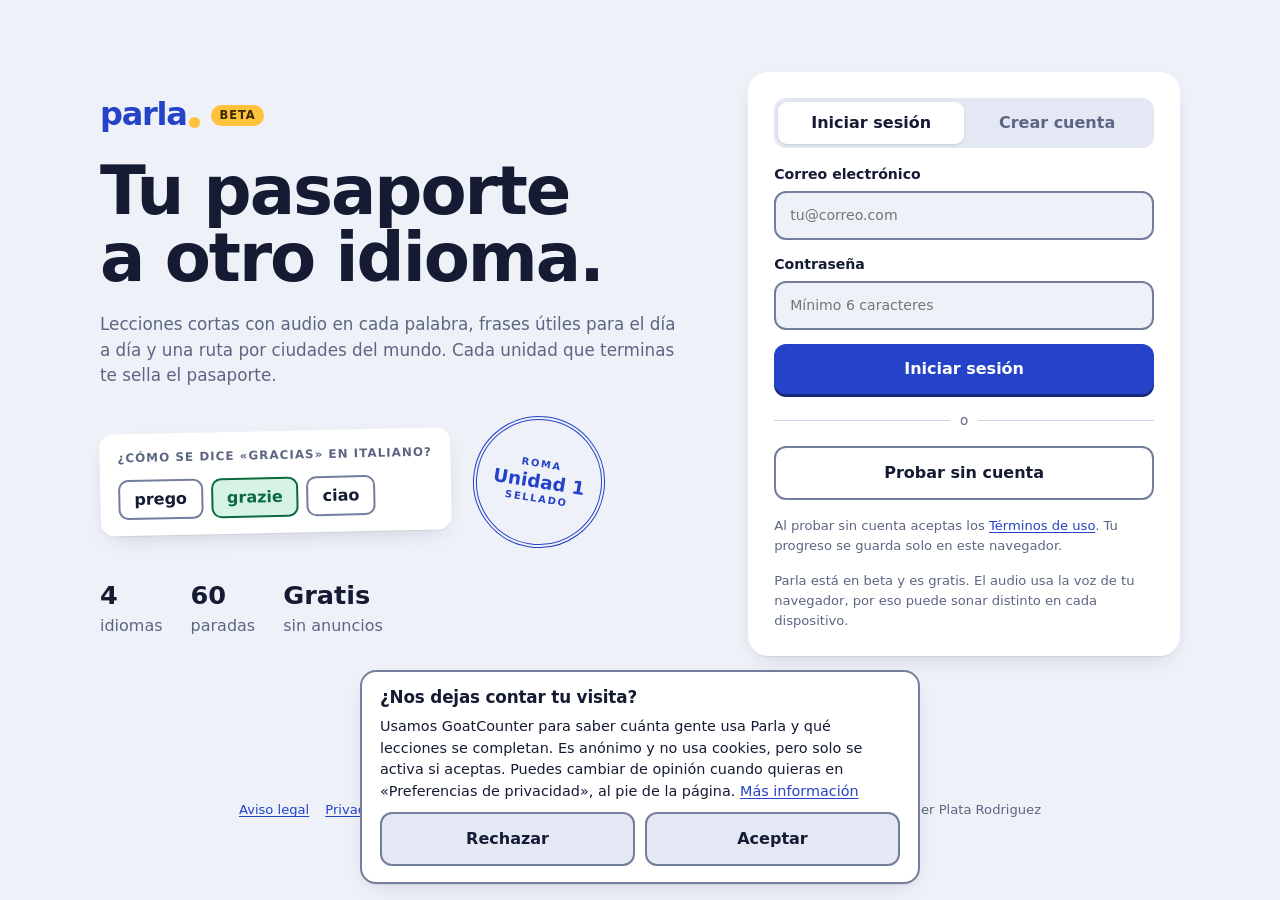
<file: index.html>
<!doctype html>
<html lang="es">
<head>
  <meta charset="utf-8">
  <meta name="viewport" content="width=device-width, initial-scale=1, viewport-fit=cover">
  <title>Parla</title>
  <meta name="description" content="Beta gratuita para practicar inglés, francés, italiano y alemán desde el español: lecciones cortas con audio, frases útiles y una ruta por ciudades del mundo.">
  <meta name="theme-color" content="#2443C9">
  <link rel="manifest" href="manifest.webmanifest">
  <link rel="icon" type="image/png" sizes="32x32" href="icons/favicon-32.png">
  <link rel="apple-touch-icon" href="icons/apple-touch-icon.png">
  <link rel="stylesheet" href="css/styles.css">
</head>
<body>
  <div id="app"></div>
  <noscript>
    <p style="padding:16px">Parla necesita JavaScript para funcionar. Puedes leer el <a href="aviso-legal.html">aviso legal</a>, la <a href="privacidad.html">política de privacidad</a>, la <a href="cookies.html">política de cookies</a> y los <a href="terminos.html">términos</a> sin él.</p>
  </noscript>
  <script src="js/data.js"></script>
  <script src="js/analytics.js"></script>
  <script src="js/store.js"></script>
  <script src="js/app.js"></script>
</body>
</html>
</file>
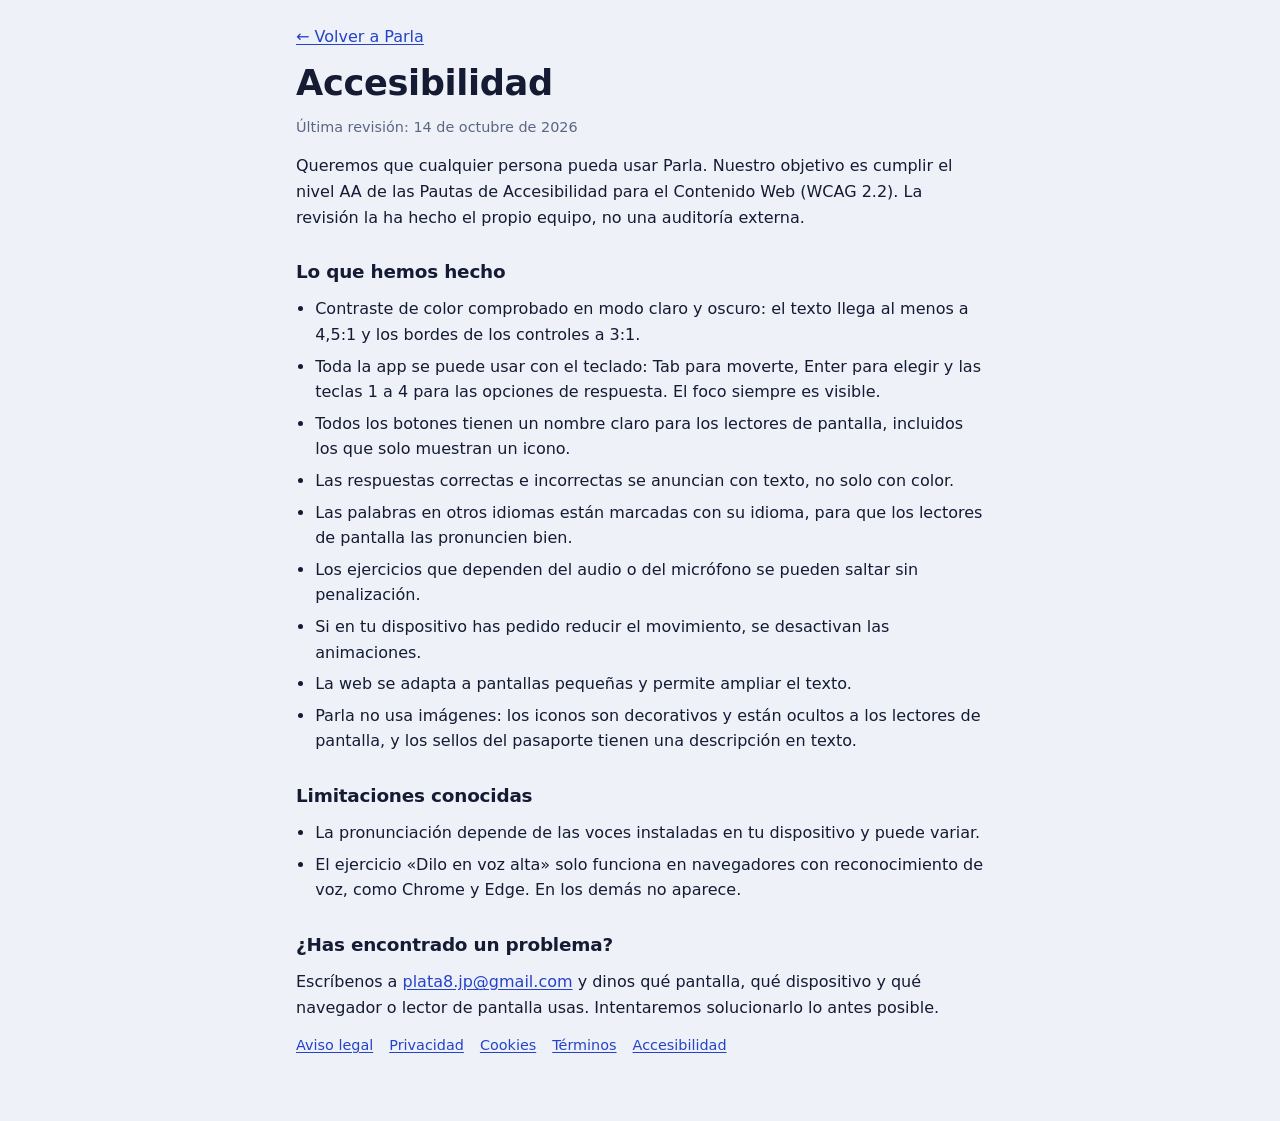
<file: accesibilidad.html>
<!doctype html>
<html lang="es">
<head>
  <meta charset="utf-8">
  <meta name="viewport" content="width=device-width, initial-scale=1">
  <title>Accesibilidad · Parla</title>
  <meta name="description" content="Qué hemos hecho para que Parla sea accesible y cómo avisarnos de un problema.">
  <link rel="icon" type="image/png" sizes="32x32" href="icons/favicon-32.png">
  <link rel="stylesheet" href="css/styles.css">
</head>
<body>
<main class="legal">
  <a href="./">← Volver a Parla</a>
  <h1>Accesibilidad</h1>
  <p class="updated">Última revisión: 14 de octubre de 2026</p>

  <p>Queremos que cualquier persona pueda usar Parla. Nuestro objetivo es cumplir el nivel AA de las Pautas de Accesibilidad para el Contenido Web (WCAG 2.2). La revisión la ha hecho el propio equipo, no una auditoría externa.</p>

  <h2>Lo que hemos hecho</h2>
  <ul>
    <li>Contraste de color comprobado en modo claro y oscuro: el texto llega al menos a 4,5:1 y los bordes de los controles a 3:1.</li>
    <li>Toda la app se puede usar con el teclado: Tab para moverte, Enter para elegir y las teclas 1 a 4 para las opciones de respuesta. El foco siempre es visible.</li>
    <li>Todos los botones tienen un nombre claro para los lectores de pantalla, incluidos los que solo muestran un icono.</li>
    <li>Las respuestas correctas e incorrectas se anuncian con texto, no solo con color.</li>
    <li>Las palabras en otros idiomas están marcadas con su idioma, para que los lectores de pantalla las pronuncien bien.</li>
    <li>Los ejercicios que dependen del audio o del micrófono se pueden saltar sin penalización.</li>
    <li>Si en tu dispositivo has pedido reducir el movimiento, se desactivan las animaciones.</li>
    <li>La web se adapta a pantallas pequeñas y permite ampliar el texto.</li>
    <li>Parla no usa imágenes: los iconos son decorativos y están ocultos a los lectores de pantalla, y los sellos del pasaporte tienen una descripción en texto.</li>
  </ul>

  <h2>Limitaciones conocidas</h2>
  <ul>
    <li>La pronunciación depende de las voces instaladas en tu dispositivo y puede variar.</li>
    <li>El ejercicio «Dilo en voz alta» solo funciona en navegadores con reconocimiento de voz, como Chrome y Edge. En los demás no aparece.</li>
  </ul>

  <h2>¿Has encontrado un problema?</h2>
  <p>Escríbenos a <a href="mailto:plata8.jp@gmail.com">plata8.jp@gmail.com</a> y dinos qué pantalla, qué dispositivo y qué navegador o lector de pantalla usas. Intentaremos solucionarlo lo antes posible.</p>

  <nav class="legal-nav" aria-label="Información legal">
    <a href="aviso-legal.html">Aviso legal</a><a href="privacidad.html">Privacidad</a><a href="cookies.html">Cookies</a><a href="terminos.html">Términos</a><a href="accesibilidad.html" aria-current="page">Accesibilidad</a>
  </nav>
</main>
</body>
</html>
</file>
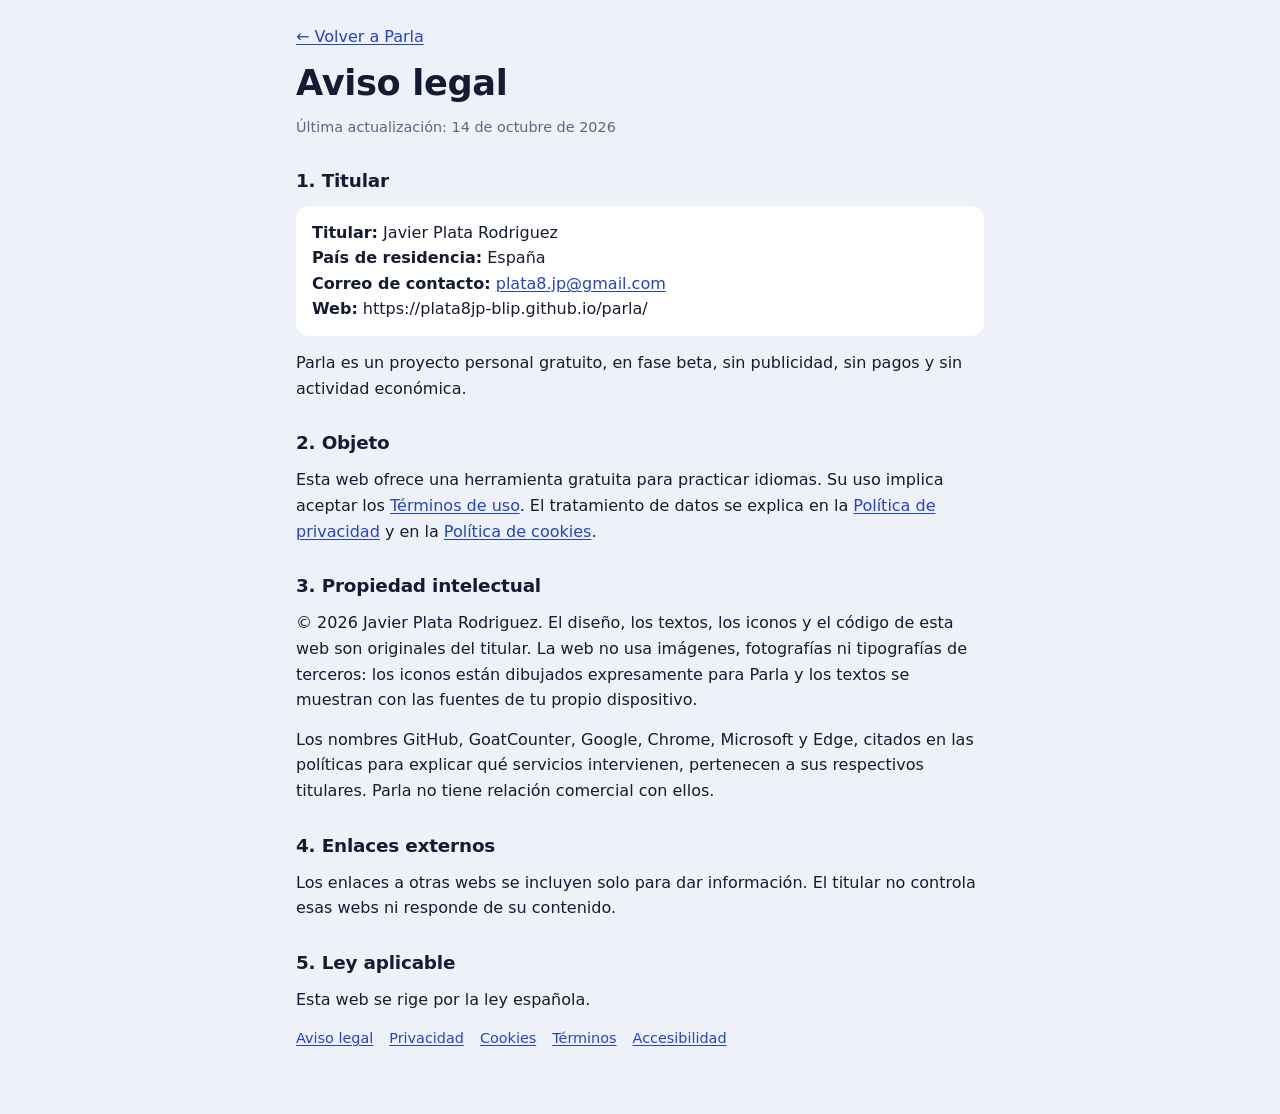
<file: aviso-legal.html>
<!doctype html>
<html lang="es">
<head>
  <meta charset="utf-8">
  <meta name="viewport" content="width=device-width, initial-scale=1">
  <title>Aviso legal · Parla</title>
  <meta name="description" content="Titular y datos de contacto de Parla.">
  <link rel="icon" type="image/png" sizes="32x32" href="icons/favicon-32.png">
  <link rel="stylesheet" href="css/styles.css">
</head>
<body>
<main class="legal">
  <a href="./">← Volver a Parla</a>
  <h1>Aviso legal</h1>
  <p class="updated">Última actualización: 14 de octubre de 2026</p>

  <h2>1. Titular</h2>
  <div class="box">
    <p><strong>Titular:</strong> Javier Plata Rodriguez<br>
    <strong>País de residencia:</strong> España<br>
    <strong>Correo de contacto:</strong> <a href="mailto:plata8.jp@gmail.com">plata8.jp@gmail.com</a><br>
    <strong>Web:</strong> https://plata8jp-blip.github.io/parla/</p>
  </div>
  <p>Parla es un proyecto personal gratuito, en fase beta, sin publicidad, sin pagos y sin actividad económica.</p>

  <h2>2. Objeto</h2>
  <p>Esta web ofrece una herramienta gratuita para practicar idiomas. Su uso implica aceptar los <a href="terminos.html">Términos de uso</a>. El tratamiento de datos se explica en la <a href="privacidad.html">Política de privacidad</a> y en la <a href="cookies.html">Política de cookies</a>.</p>

  <h2>3. Propiedad intelectual</h2>
  <p>© 2026 Javier Plata Rodriguez. El diseño, los textos, los iconos y el código de esta web son originales del titular. La web no usa imágenes, fotografías ni tipografías de terceros: los iconos están dibujados expresamente para Parla y los textos se muestran con las fuentes de tu propio dispositivo.</p>
  <p>Los nombres GitHub, GoatCounter, Google, Chrome, Microsoft y Edge, citados en las políticas para explicar qué servicios intervienen, pertenecen a sus respectivos titulares. Parla no tiene relación comercial con ellos.</p>

  <h2>4. Enlaces externos</h2>
  <p>Los enlaces a otras webs se incluyen solo para dar información. El titular no controla esas webs ni responde de su contenido.</p>

  <h2>5. Ley aplicable</h2>
  <p>Esta web se rige por la ley española.</p>

  <nav class="legal-nav" aria-label="Información legal">
    <a href="aviso-legal.html" aria-current="page">Aviso legal</a><a href="privacidad.html">Privacidad</a><a href="cookies.html">Cookies</a><a href="terminos.html">Términos</a><a href="accesibilidad.html">Accesibilidad</a>
  </nav>
</main>
</body>
</html>
</file>
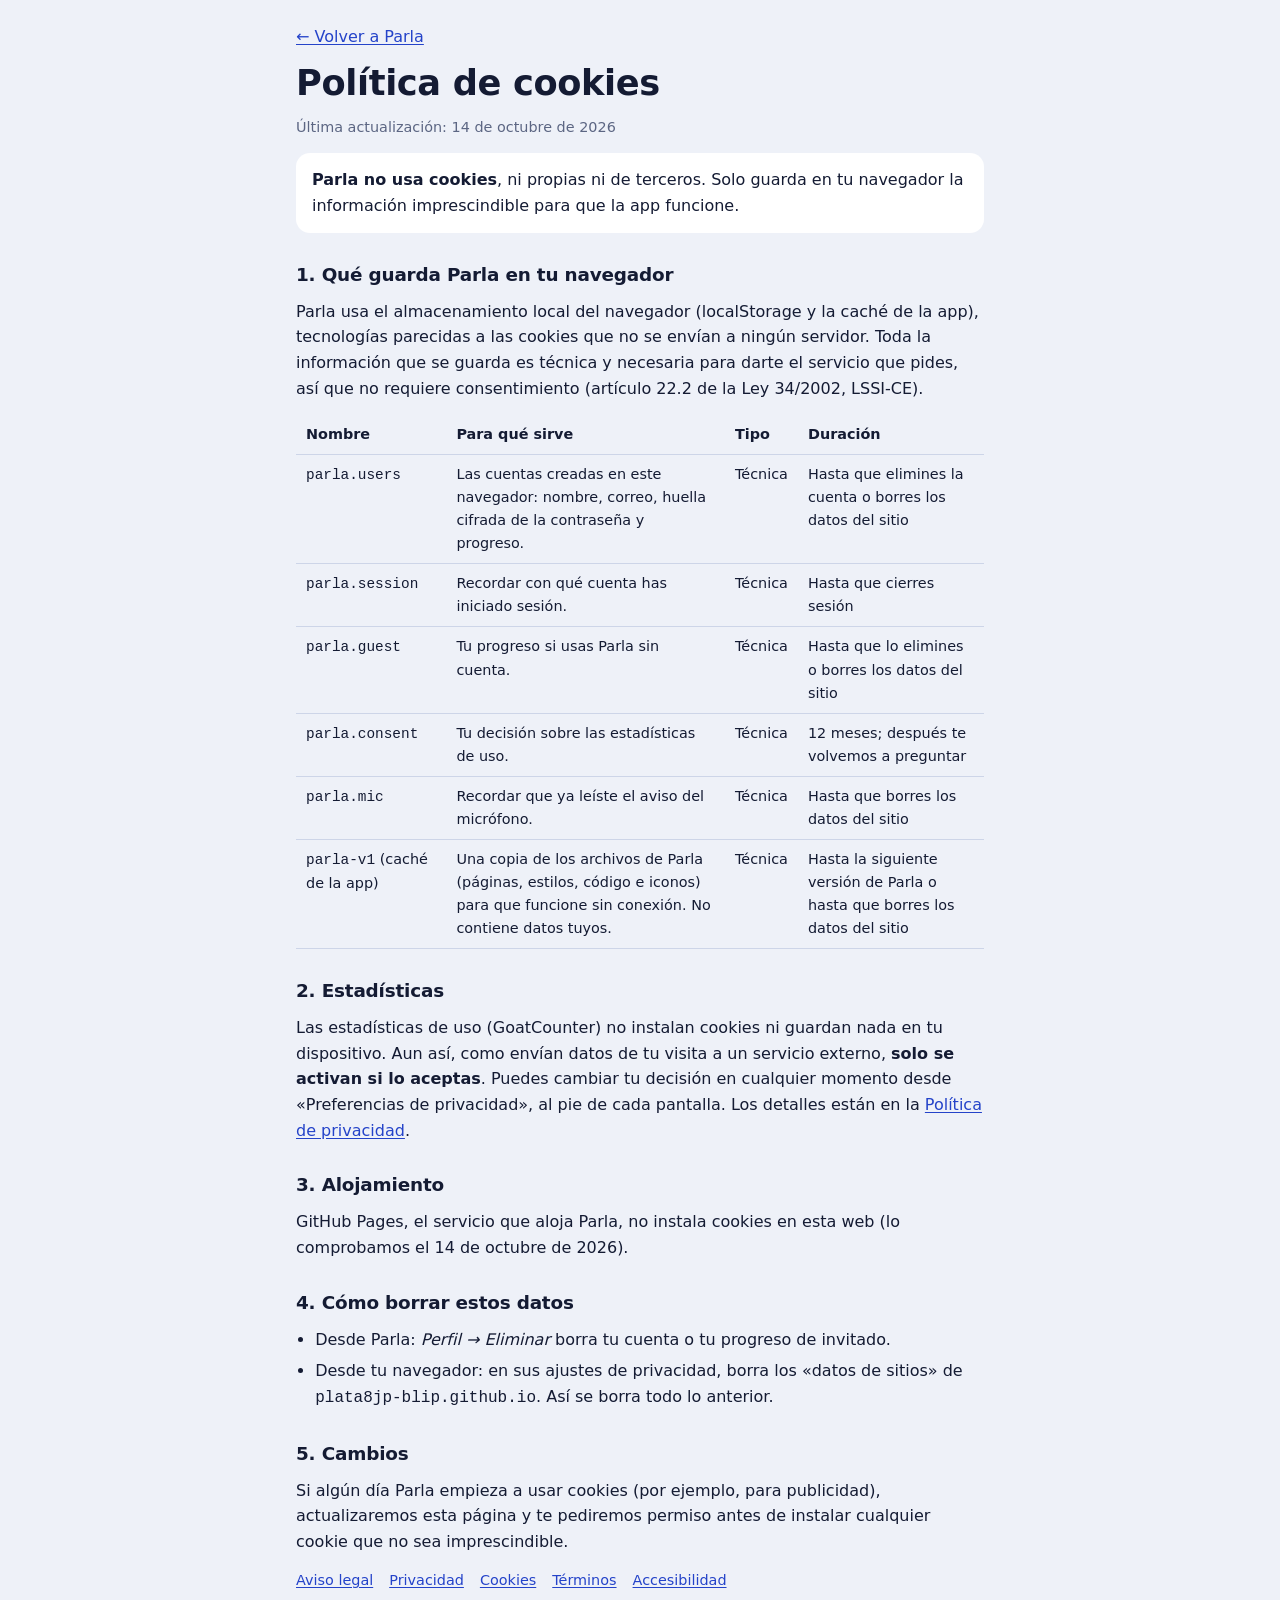
<file: cookies.html>
<!doctype html>
<html lang="es">
<head>
  <meta charset="utf-8">
  <meta name="viewport" content="width=device-width, initial-scale=1">
  <title>Política de cookies · Parla</title>
  <meta name="description" content="Parla no usa cookies. Qué guarda en tu navegador y para qué.">
  <link rel="icon" type="image/png" sizes="32x32" href="icons/favicon-32.png">
  <link rel="stylesheet" href="css/styles.css">
</head>
<body>
<main class="legal">
  <a href="./">← Volver a Parla</a>
  <h1>Política de cookies</h1>
  <p class="updated">Última actualización: 14 de octubre de 2026</p>

  <div class="box"><p><strong>Parla no usa cookies</strong>, ni propias ni de terceros. Solo guarda en tu navegador la información imprescindible para que la app funcione.</p></div>

  <h2>1. Qué guarda Parla en tu navegador</h2>
  <p>Parla usa el almacenamiento local del navegador (localStorage y la caché de la app), tecnologías parecidas a las cookies que no se envían a ningún servidor. Toda la información que se guarda es técnica y necesaria para darte el servicio que pides, así que no requiere consentimiento (artículo 22.2 de la Ley 34/2002, LSSI-CE).</p>
  <div class="table-wrap">
    <table>
      <caption class="sr">Datos que Parla guarda en el navegador</caption>
      <thead><tr><th scope="col">Nombre</th><th scope="col">Para qué sirve</th><th scope="col">Tipo</th><th scope="col">Duración</th></tr></thead>
      <tbody>
        <tr><td><code>parla.users</code></td><td>Las cuentas creadas en este navegador: nombre, correo, huella cifrada de la contraseña y progreso.</td><td>Técnica</td><td>Hasta que elimines la cuenta o borres los datos del sitio</td></tr>
        <tr><td><code>parla.session</code></td><td>Recordar con qué cuenta has iniciado sesión.</td><td>Técnica</td><td>Hasta que cierres sesión</td></tr>
        <tr><td><code>parla.guest</code></td><td>Tu progreso si usas Parla sin cuenta.</td><td>Técnica</td><td>Hasta que lo elimines o borres los datos del sitio</td></tr>
        <tr><td><code>parla.consent</code></td><td>Tu decisión sobre las estadísticas de uso.</td><td>Técnica</td><td>12 meses; después te volvemos a preguntar</td></tr>
        <tr><td><code>parla.mic</code></td><td>Recordar que ya leíste el aviso del micrófono.</td><td>Técnica</td><td>Hasta que borres los datos del sitio</td></tr>
        <tr><td><code>parla-v1</code> (caché de la app)</td><td>Una copia de los archivos de Parla (páginas, estilos, código e iconos) para que funcione sin conexión. No contiene datos tuyos.</td><td>Técnica</td><td>Hasta la siguiente versión de Parla o hasta que borres los datos del sitio</td></tr>
      </tbody>
    </table>
  </div>

  <h2>2. Estadísticas</h2>
  <p>Las estadísticas de uso (GoatCounter) no instalan cookies ni guardan nada en tu dispositivo. Aun así, como envían datos de tu visita a un servicio externo, <strong>solo se activan si lo aceptas</strong>. Puedes cambiar tu decisión en cualquier momento desde «Preferencias de privacidad», al pie de cada pantalla. Los detalles están en la <a href="privacidad.html#estadisticas">Política de privacidad</a>.</p>

  <h2>3. Alojamiento</h2>
  <p>GitHub Pages, el servicio que aloja Parla, no instala cookies en esta web (lo comprobamos el 14 de octubre de 2026).</p>

  <h2>4. Cómo borrar estos datos</h2>
  <ul>
    <li>Desde Parla: <em>Perfil → Eliminar</em> borra tu cuenta o tu progreso de invitado.</li>
    <li>Desde tu navegador: en sus ajustes de privacidad, borra los «datos de sitios» de <code>plata8jp-blip.github.io</code>. Así se borra todo lo anterior.</li>
  </ul>

  <h2>5. Cambios</h2>
  <p>Si algún día Parla empieza a usar cookies (por ejemplo, para publicidad), actualizaremos esta página y te pediremos permiso antes de instalar cualquier cookie que no sea imprescindible.</p>

  <nav class="legal-nav" aria-label="Información legal">
    <a href="aviso-legal.html">Aviso legal</a><a href="privacidad.html">Privacidad</a><a href="cookies.html" aria-current="page">Cookies</a><a href="terminos.html">Términos</a><a href="accesibilidad.html">Accesibilidad</a>
  </nav>
</main>
</body>
</html>
</file>
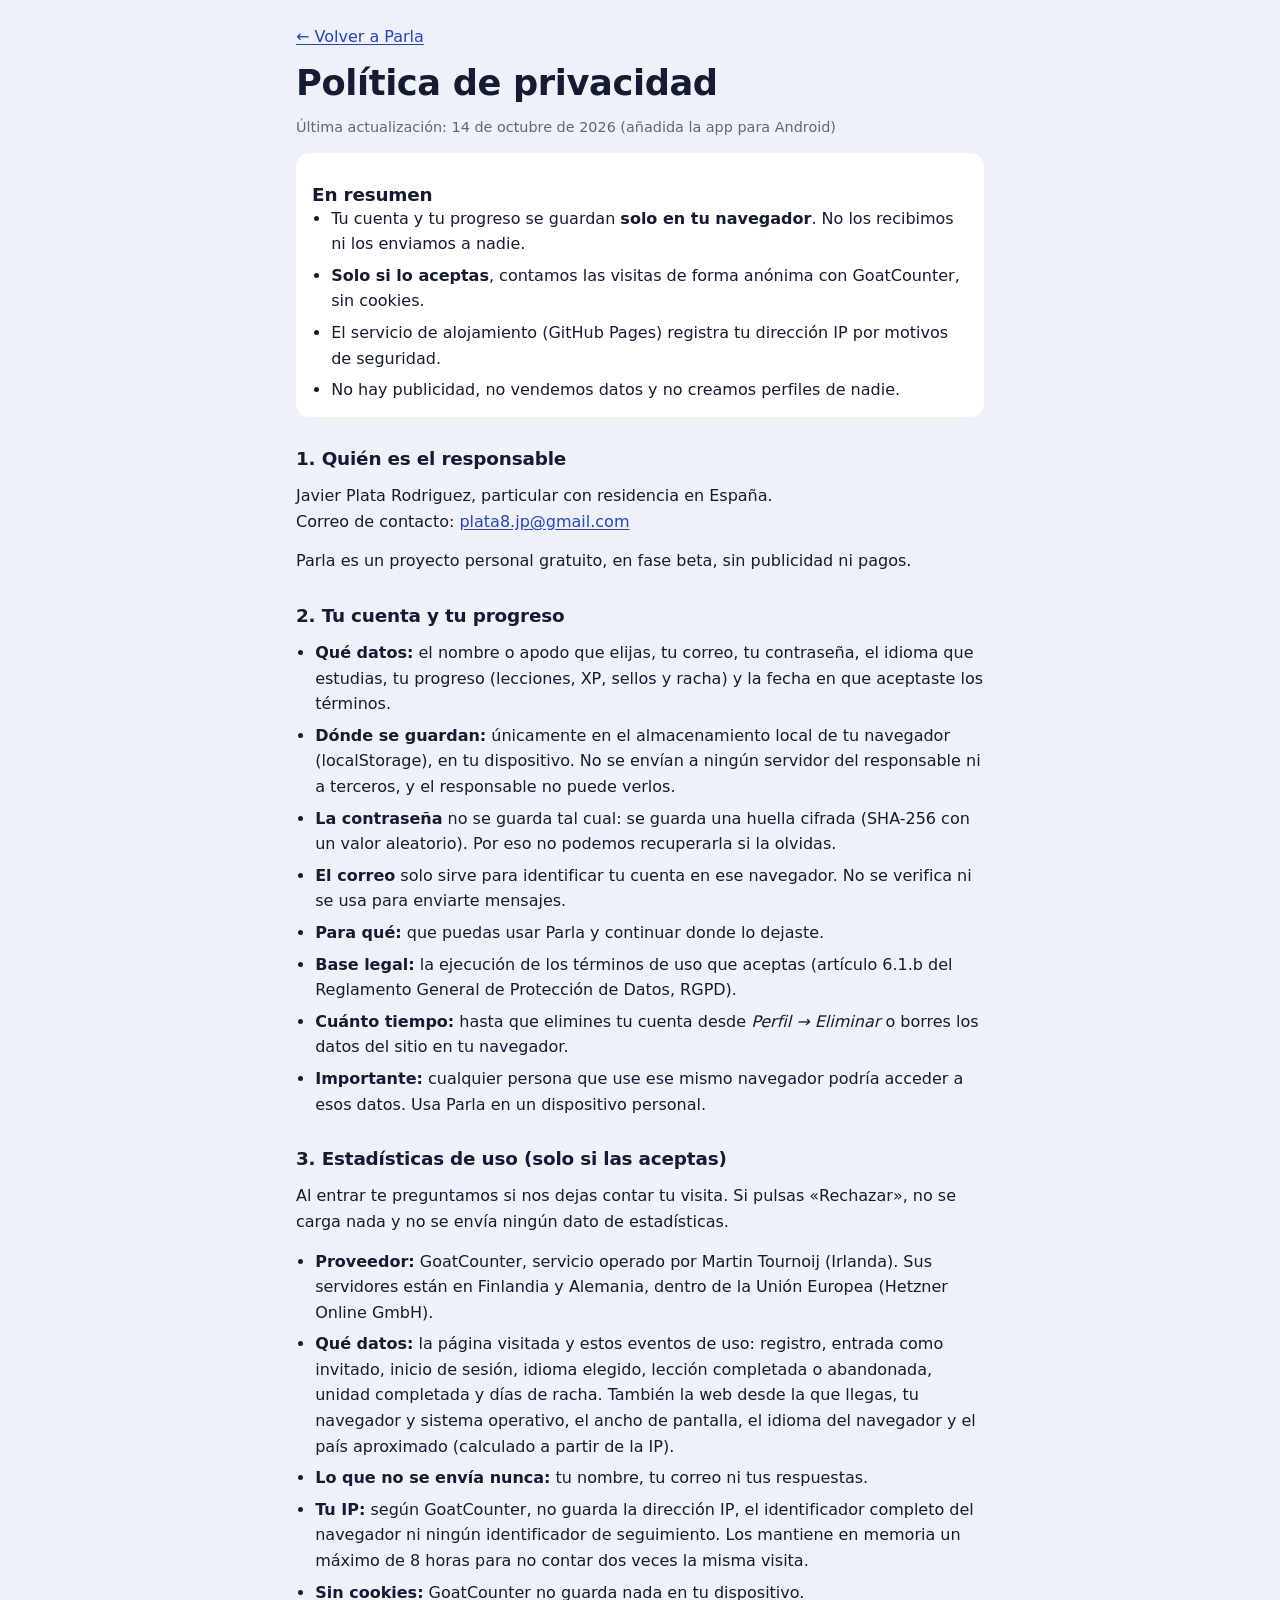
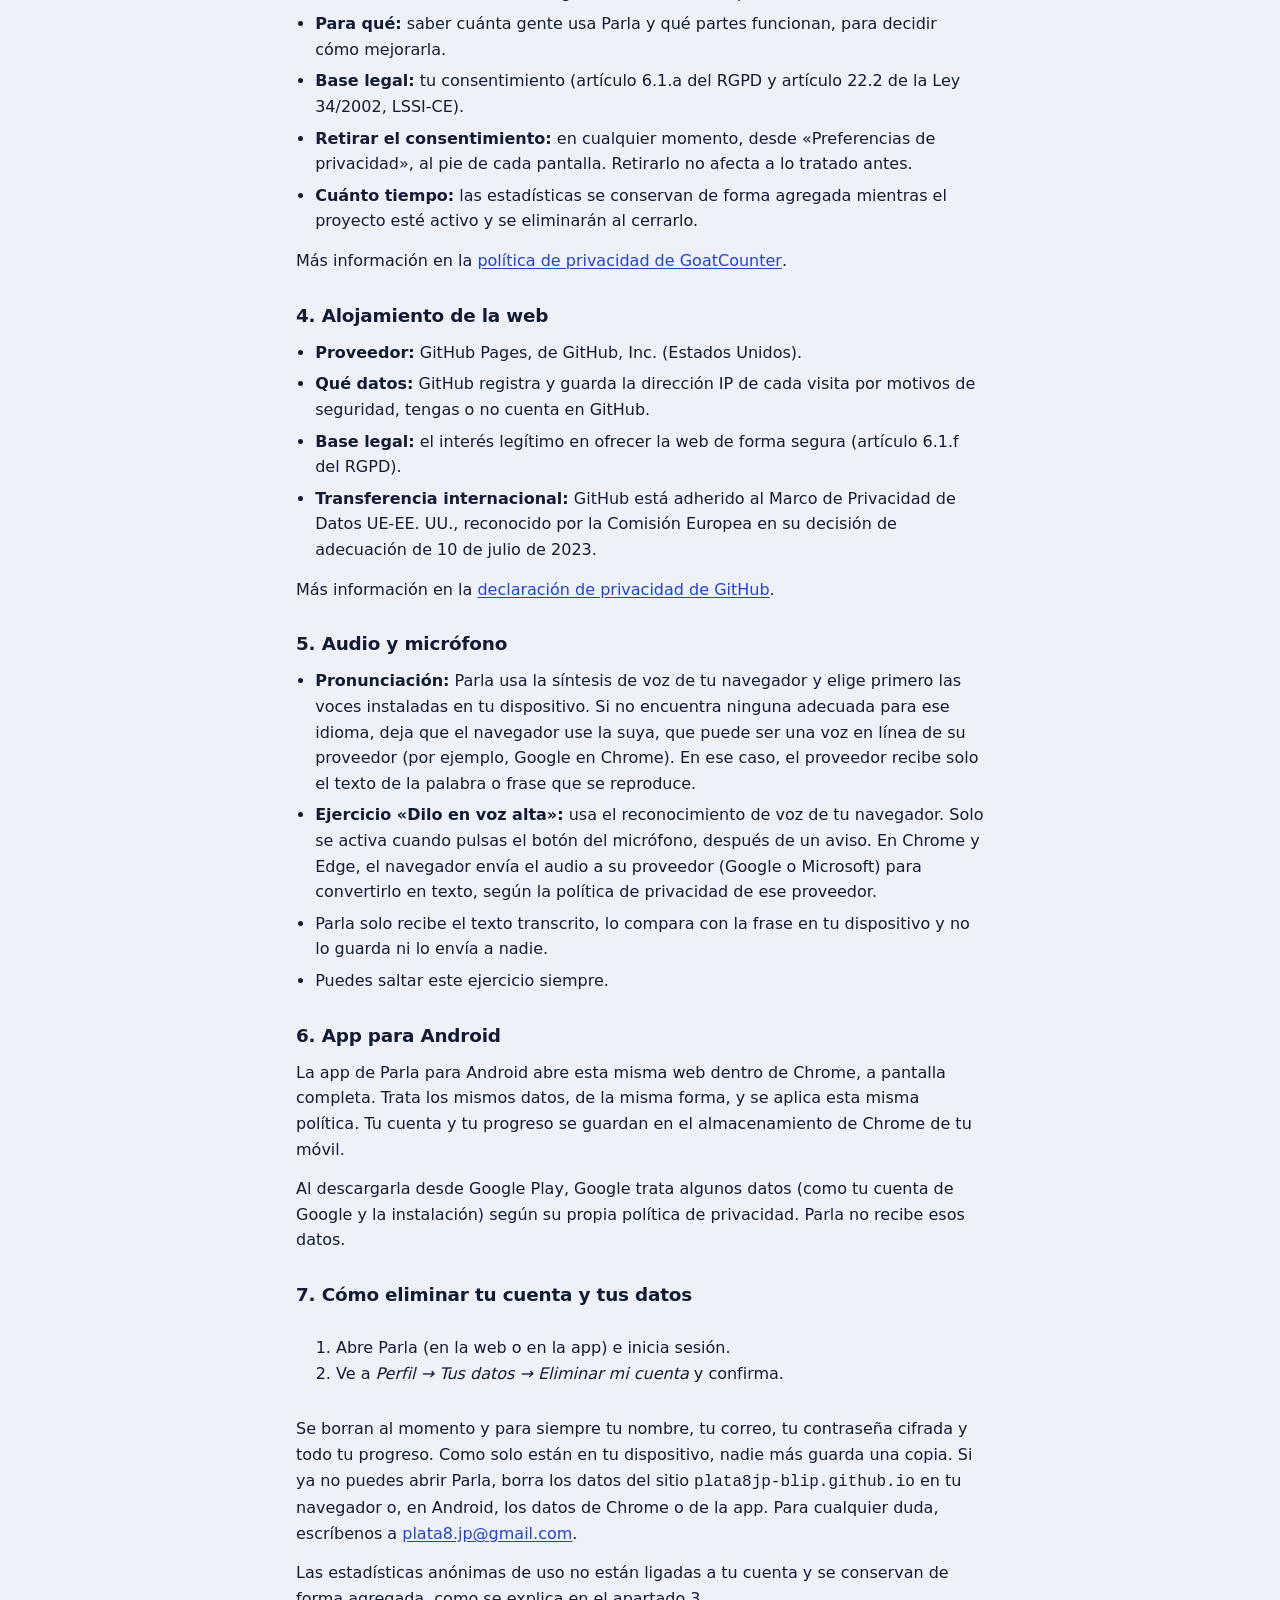
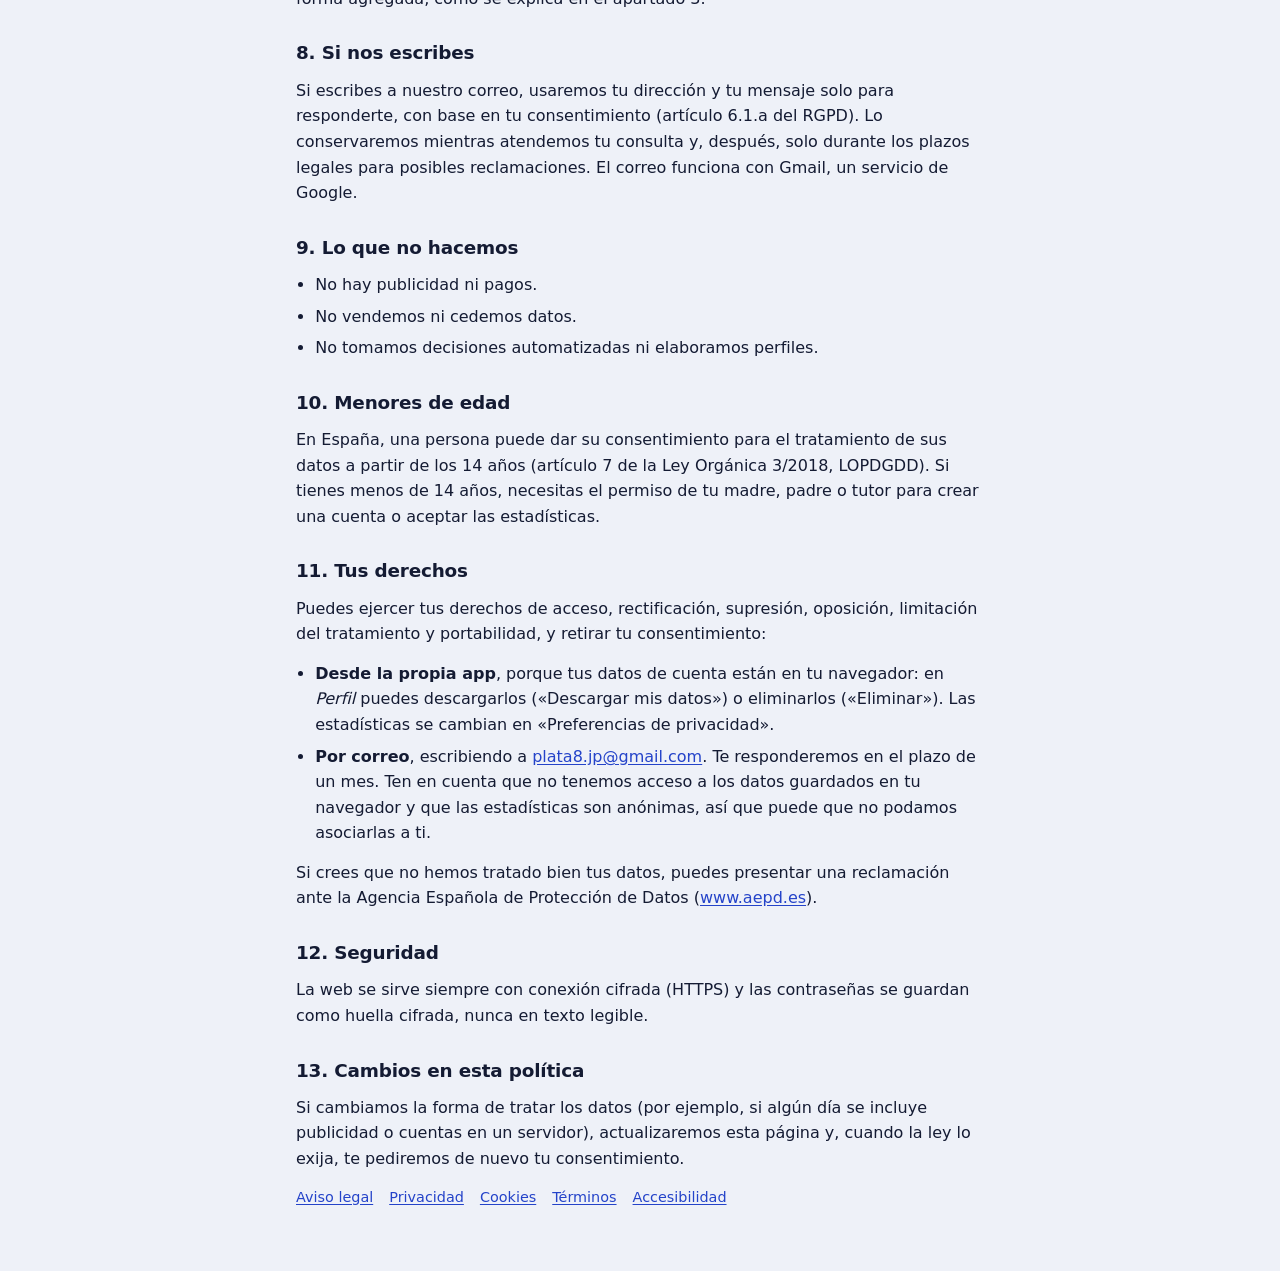
<file: privacidad.html>
<!doctype html>
<html lang="es">
<head>
  <meta charset="utf-8">
  <meta name="viewport" content="width=device-width, initial-scale=1">
  <title>Política de privacidad · Parla</title>
  <meta name="description" content="Qué datos trata Parla, para qué, dónde se guardan y cómo ejercer tus derechos.">
  <link rel="icon" type="image/png" sizes="32x32" href="icons/favicon-32.png">
  <link rel="stylesheet" href="css/styles.css">
</head>
<body>
<main class="legal">
  <a href="./">← Volver a Parla</a>
  <h1>Política de privacidad</h1>
  <p class="updated">Última actualización: 14 de octubre de 2026 (añadida la app para Android)</p>

  <div class="box">
    <h2>En resumen</h2>
    <ul>
      <li>Tu cuenta y tu progreso se guardan <strong>solo en tu navegador</strong>. No los recibimos ni los enviamos a nadie.</li>
      <li><strong>Solo si lo aceptas</strong>, contamos las visitas de forma anónima con GoatCounter, sin cookies.</li>
      <li>El servicio de alojamiento (GitHub Pages) registra tu dirección IP por motivos de seguridad.</li>
      <li>No hay publicidad, no vendemos datos y no creamos perfiles de nadie.</li>
    </ul>
  </div>

  <h2>1. Quién es el responsable</h2>
  <p>Javier Plata Rodriguez, particular con residencia en España.<br>
  Correo de contacto: <a href="mailto:plata8.jp@gmail.com">plata8.jp@gmail.com</a></p>
  <p>Parla es un proyecto personal gratuito, en fase beta, sin publicidad ni pagos.</p>

  <h2 id="cuenta">2. Tu cuenta y tu progreso</h2>
  <ul>
    <li><strong>Qué datos:</strong> el nombre o apodo que elijas, tu correo, tu contraseña, el idioma que estudias, tu progreso (lecciones, XP, sellos y racha) y la fecha en que aceptaste los términos.</li>
    <li><strong>Dónde se guardan:</strong> únicamente en el almacenamiento local de tu navegador (localStorage), en tu dispositivo. No se envían a ningún servidor del responsable ni a terceros, y el responsable no puede verlos.</li>
    <li><strong>La contraseña</strong> no se guarda tal cual: se guarda una huella cifrada (SHA-256 con un valor aleatorio). Por eso no podemos recuperarla si la olvidas.</li>
    <li><strong>El correo</strong> solo sirve para identificar tu cuenta en ese navegador. No se verifica ni se usa para enviarte mensajes.</li>
    <li><strong>Para qué:</strong> que puedas usar Parla y continuar donde lo dejaste.</li>
    <li><strong>Base legal:</strong> la ejecución de los términos de uso que aceptas (artículo 6.1.b del Reglamento General de Protección de Datos, RGPD).</li>
    <li><strong>Cuánto tiempo:</strong> hasta que elimines tu cuenta desde <em>Perfil → Eliminar</em> o borres los datos del sitio en tu navegador.</li>
    <li><strong>Importante:</strong> cualquier persona que use ese mismo navegador podría acceder a esos datos. Usa Parla en un dispositivo personal.</li>
  </ul>

  <h2 id="estadisticas">3. Estadísticas de uso (solo si las aceptas)</h2>
  <p>Al entrar te preguntamos si nos dejas contar tu visita. Si pulsas «Rechazar», no se carga nada y no se envía ningún dato de estadísticas.</p>
  <ul>
    <li><strong>Proveedor:</strong> GoatCounter, servicio operado por Martin Tournoij (Irlanda). Sus servidores están en Finlandia y Alemania, dentro de la Unión Europea (Hetzner Online GmbH).</li>
    <li><strong>Qué datos:</strong> la página visitada y estos eventos de uso: registro, entrada como invitado, inicio de sesión, idioma elegido, lección completada o abandonada, unidad completada y días de racha. También la web desde la que llegas, tu navegador y sistema operativo, el ancho de pantalla, el idioma del navegador y el país aproximado (calculado a partir de la IP).</li>
    <li><strong>Lo que no se envía nunca:</strong> tu nombre, tu correo ni tus respuestas.</li>
    <li><strong>Tu IP:</strong> según GoatCounter, no guarda la dirección IP, el identificador completo del navegador ni ningún identificador de seguimiento. Los mantiene en memoria un máximo de 8 horas para no contar dos veces la misma visita.</li>
    <li><strong>Sin cookies:</strong> GoatCounter no guarda nada en tu dispositivo.</li>
    <li><strong>Para qué:</strong> saber cuánta gente usa Parla y qué partes funcionan, para decidir cómo mejorarla.</li>
    <li><strong>Base legal:</strong> tu consentimiento (artículo 6.1.a del RGPD y artículo 22.2 de la Ley 34/2002, LSSI-CE).</li>
    <li><strong>Retirar el consentimiento:</strong> en cualquier momento, desde «Preferencias de privacidad», al pie de cada pantalla. Retirarlo no afecta a lo tratado antes.</li>
    <li><strong>Cuánto tiempo:</strong> las estadísticas se conservan de forma agregada mientras el proyecto esté activo y se eliminarán al cerrarlo.</li>
  </ul>
  <p>Más información en la <a href="https://www.goatcounter.com/help/privacy" target="_blank" rel="noopener">política de privacidad de GoatCounter<span class="sr"> (se abre en una pestaña nueva)</span></a>.</p>

  <h2 id="alojamiento">4. Alojamiento de la web</h2>
  <ul>
    <li><strong>Proveedor:</strong> GitHub Pages, de GitHub, Inc. (Estados Unidos).</li>
    <li><strong>Qué datos:</strong> GitHub registra y guarda la dirección IP de cada visita por motivos de seguridad, tengas o no cuenta en GitHub.</li>
    <li><strong>Base legal:</strong> el interés legítimo en ofrecer la web de forma segura (artículo 6.1.f del RGPD).</li>
    <li><strong>Transferencia internacional:</strong> GitHub está adherido al Marco de Privacidad de Datos UE-EE. UU., reconocido por la Comisión Europea en su decisión de adecuación de 10 de julio de 2023.</li>
  </ul>
  <p>Más información en la <a href="https://docs.github.com/es/site-policy/privacy-policies/github-general-privacy-statement" target="_blank" rel="noopener">declaración de privacidad de GitHub<span class="sr"> (se abre en una pestaña nueva)</span></a>.</p>

  <h2 id="voz">5. Audio y micrófono</h2>
  <ul>
    <li><strong>Pronunciación:</strong> Parla usa la síntesis de voz de tu navegador y elige primero las voces instaladas en tu dispositivo. Si no encuentra ninguna adecuada para ese idioma, deja que el navegador use la suya, que puede ser una voz en línea de su proveedor (por ejemplo, Google en Chrome). En ese caso, el proveedor recibe solo el texto de la palabra o frase que se reproduce.</li>
    <li><strong>Ejercicio «Dilo en voz alta»:</strong> usa el reconocimiento de voz de tu navegador. Solo se activa cuando pulsas el botón del micrófono, después de un aviso. En Chrome y Edge, el navegador envía el audio a su proveedor (Google o Microsoft) para convertirlo en texto, según la política de privacidad de ese proveedor.</li>
    <li>Parla solo recibe el texto transcrito, lo compara con la frase en tu dispositivo y no lo guarda ni lo envía a nadie.</li>
    <li>Puedes saltar este ejercicio siempre.</li>
  </ul>

  <h2 id="android">6. App para Android</h2>
  <p>La app de Parla para Android abre esta misma web dentro de Chrome, a pantalla completa. Trata los mismos datos, de la misma forma, y se aplica esta misma política. Tu cuenta y tu progreso se guardan en el almacenamiento de Chrome de tu móvil.</p>
  <p>Al descargarla desde Google Play, Google trata algunos datos (como tu cuenta de Google y la instalación) según su propia política de privacidad. Parla no recibe esos datos.</p>

  <h2 id="eliminar">7. Cómo eliminar tu cuenta y tus datos</h2>
  <ol>
    <li>Abre Parla (en la web o en la app) e inicia sesión.</li>
    <li>Ve a <em>Perfil → Tus datos → Eliminar mi cuenta</em> y confirma.</li>
  </ol>
  <p>Se borran al momento y para siempre tu nombre, tu correo, tu contraseña cifrada y todo tu progreso. Como solo están en tu dispositivo, nadie más guarda una copia. Si ya no puedes abrir Parla, borra los datos del sitio <code>plata8jp-blip.github.io</code> en tu navegador o, en Android, los datos de Chrome o de la app. Para cualquier duda, escríbenos a <a href="mailto:plata8.jp@gmail.com">plata8.jp@gmail.com</a>.</p>
  <p>Las estadísticas anónimas de uso no están ligadas a tu cuenta y se conservan de forma agregada, como se explica en el apartado 3.</p>

  <h2 id="contacto">8. Si nos escribes</h2>
  <p>Si escribes a nuestro correo, usaremos tu dirección y tu mensaje solo para responderte, con base en tu consentimiento (artículo 6.1.a del RGPD). Lo conservaremos mientras atendemos tu consulta y, después, solo durante los plazos legales para posibles reclamaciones. El correo funciona con Gmail, un servicio de Google.</p>

  <h2>9. Lo que no hacemos</h2>
  <ul>
    <li>No hay publicidad ni pagos.</li>
    <li>No vendemos ni cedemos datos.</li>
    <li>No tomamos decisiones automatizadas ni elaboramos perfiles.</li>
  </ul>

  <h2 id="menores">10. Menores de edad</h2>
  <p>En España, una persona puede dar su consentimiento para el tratamiento de sus datos a partir de los 14 años (artículo 7 de la Ley Orgánica 3/2018, LOPDGDD). Si tienes menos de 14 años, necesitas el permiso de tu madre, padre o tutor para crear una cuenta o aceptar las estadísticas.</p>

  <h2 id="derechos">11. Tus derechos</h2>
  <p>Puedes ejercer tus derechos de acceso, rectificación, supresión, oposición, limitación del tratamiento y portabilidad, y retirar tu consentimiento:</p>
  <ul>
    <li><strong>Desde la propia app</strong>, porque tus datos de cuenta están en tu navegador: en <em>Perfil</em> puedes descargarlos («Descargar mis datos») o eliminarlos («Eliminar»). Las estadísticas se cambian en «Preferencias de privacidad».</li>
    <li><strong>Por correo</strong>, escribiendo a <a href="mailto:plata8.jp@gmail.com">plata8.jp@gmail.com</a>. Te responderemos en el plazo de un mes. Ten en cuenta que no tenemos acceso a los datos guardados en tu navegador y que las estadísticas son anónimas, así que puede que no podamos asociarlas a ti.</li>
  </ul>
  <p>Si crees que no hemos tratado bien tus datos, puedes presentar una reclamación ante la Agencia Española de Protección de Datos (<a href="https://www.aepd.es" target="_blank" rel="noopener">www.aepd.es<span class="sr"> (se abre en una pestaña nueva)</span></a>).</p>

  <h2>12. Seguridad</h2>
  <p>La web se sirve siempre con conexión cifrada (HTTPS) y las contraseñas se guardan como huella cifrada, nunca en texto legible.</p>

  <h2>13. Cambios en esta política</h2>
  <p>Si cambiamos la forma de tratar los datos (por ejemplo, si algún día se incluye publicidad o cuentas en un servidor), actualizaremos esta página y, cuando la ley lo exija, te pediremos de nuevo tu consentimiento.</p>

  <nav class="legal-nav" aria-label="Información legal">
    <a href="aviso-legal.html">Aviso legal</a><a href="privacidad.html" aria-current="page">Privacidad</a><a href="cookies.html">Cookies</a><a href="terminos.html">Términos</a><a href="accesibilidad.html">Accesibilidad</a>
  </nav>
</main>
</body>
</html>
</file>
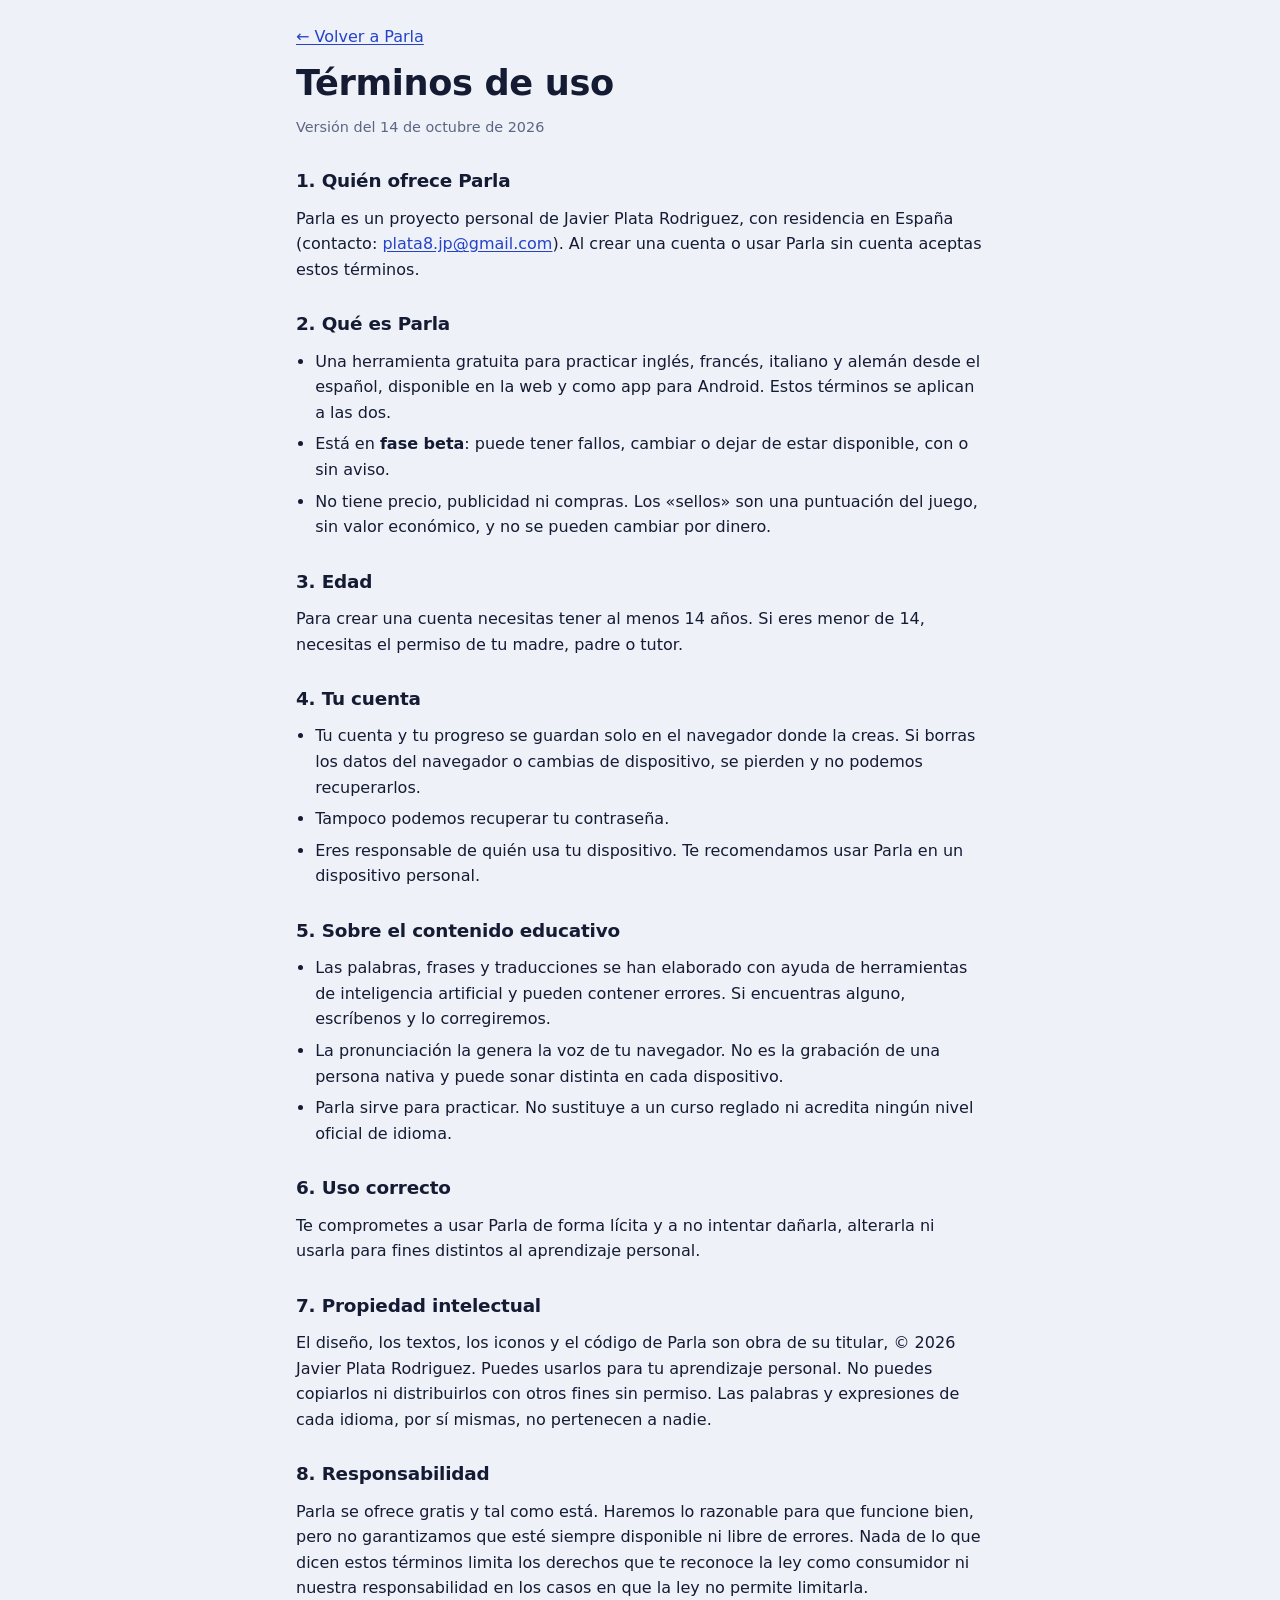
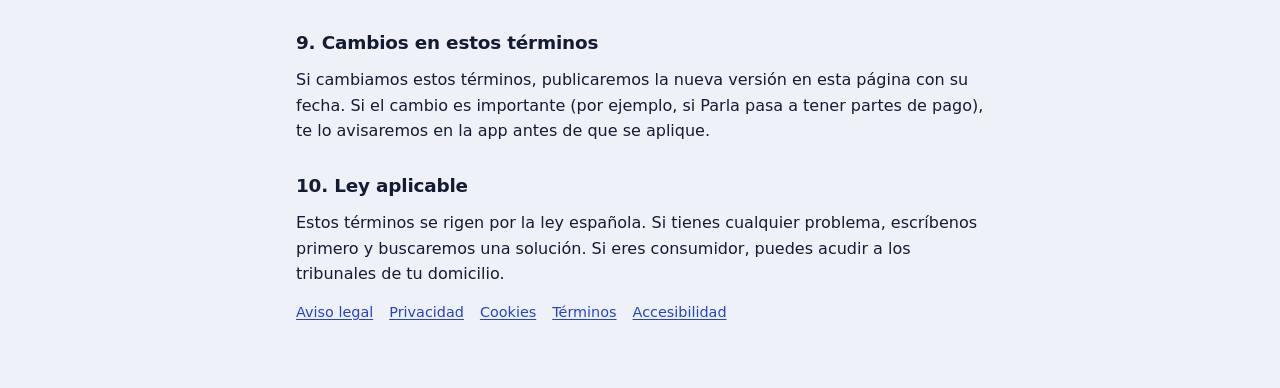
<file: terminos.html>
<!doctype html>
<html lang="es">
<head>
  <meta charset="utf-8">
  <meta name="viewport" content="width=device-width, initial-scale=1">
  <title>Términos de uso · Parla</title>
  <meta name="description" content="Condiciones para usar la beta gratuita de Parla.">
  <link rel="icon" type="image/png" sizes="32x32" href="icons/favicon-32.png">
  <link rel="stylesheet" href="css/styles.css">
</head>
<body>
<main class="legal">
  <a href="./">← Volver a Parla</a>
  <h1>Términos de uso</h1>
  <p class="updated">Versión del 14 de octubre de 2026</p>

  <h2>1. Quién ofrece Parla</h2>
  <p>Parla es un proyecto personal de Javier Plata Rodriguez, con residencia en España (contacto: <a href="mailto:plata8.jp@gmail.com">plata8.jp@gmail.com</a>). Al crear una cuenta o usar Parla sin cuenta aceptas estos términos.</p>

  <h2>2. Qué es Parla</h2>
  <ul>
    <li>Una herramienta gratuita para practicar inglés, francés, italiano y alemán desde el español, disponible en la web y como app para Android. Estos términos se aplican a las dos.</li>
    <li>Está en <strong>fase beta</strong>: puede tener fallos, cambiar o dejar de estar disponible, con o sin aviso.</li>
    <li>No tiene precio, publicidad ni compras. Los «sellos» son una puntuación del juego, sin valor económico, y no se pueden cambiar por dinero.</li>
  </ul>

  <h2>3. Edad</h2>
  <p>Para crear una cuenta necesitas tener al menos 14 años. Si eres menor de 14, necesitas el permiso de tu madre, padre o tutor.</p>

  <h2>4. Tu cuenta</h2>
  <ul>
    <li>Tu cuenta y tu progreso se guardan solo en el navegador donde la creas. Si borras los datos del navegador o cambias de dispositivo, se pierden y no podemos recuperarlos.</li>
    <li>Tampoco podemos recuperar tu contraseña.</li>
    <li>Eres responsable de quién usa tu dispositivo. Te recomendamos usar Parla en un dispositivo personal.</li>
  </ul>

  <h2>5. Sobre el contenido educativo</h2>
  <ul>
    <li>Las palabras, frases y traducciones se han elaborado con ayuda de herramientas de inteligencia artificial y pueden contener errores. Si encuentras alguno, escríbenos y lo corregiremos.</li>
    <li>La pronunciación la genera la voz de tu navegador. No es la grabación de una persona nativa y puede sonar distinta en cada dispositivo.</li>
    <li>Parla sirve para practicar. No sustituye a un curso reglado ni acredita ningún nivel oficial de idioma.</li>
  </ul>

  <h2>6. Uso correcto</h2>
  <p>Te comprometes a usar Parla de forma lícita y a no intentar dañarla, alterarla ni usarla para fines distintos al aprendizaje personal.</p>

  <h2>7. Propiedad intelectual</h2>
  <p>El diseño, los textos, los iconos y el código de Parla son obra de su titular, © 2026 Javier Plata Rodriguez. Puedes usarlos para tu aprendizaje personal. No puedes copiarlos ni distribuirlos con otros fines sin permiso. Las palabras y expresiones de cada idioma, por sí mismas, no pertenecen a nadie.</p>

  <h2>8. Responsabilidad</h2>
  <p>Parla se ofrece gratis y tal como está. Haremos lo razonable para que funcione bien, pero no garantizamos que esté siempre disponible ni libre de errores. Nada de lo que dicen estos términos limita los derechos que te reconoce la ley como consumidor ni nuestra responsabilidad en los casos en que la ley no permite limitarla.</p>

  <h2>9. Cambios en estos términos</h2>
  <p>Si cambiamos estos términos, publicaremos la nueva versión en esta página con su fecha. Si el cambio es importante (por ejemplo, si Parla pasa a tener partes de pago), te lo avisaremos en la app antes de que se aplique.</p>

  <h2>10. Ley aplicable</h2>
  <p>Estos términos se rigen por la ley española. Si tienes cualquier problema, escríbenos primero y buscaremos una solución. Si eres consumidor, puedes acudir a los tribunales de tu domicilio.</p>

  <nav class="legal-nav" aria-label="Información legal">
    <a href="aviso-legal.html">Aviso legal</a><a href="privacidad.html">Privacidad</a><a href="cookies.html">Cookies</a><a href="terminos.html" aria-current="page">Términos</a><a href="accesibilidad.html">Accesibilidad</a>
  </nav>
</main>
</body>
</html>
</file>
<file: css/styles.css>
/* Parla: cuaderno de viaje. Ruta vertical tipo mapa de metro, sellos de pasaporte como recompensa.
   Cobalto de tinta de sello + amarillo de billete; neutros fríos ligeramente azulados. */
:root {
  --bg: #EEF1F8;
  --surface: #FFFFFF;
  --surface-2: #E3E8F4;
  --ink: #141B33;
  --muted: #5C6683;
  --line: #CDD5E8;          /* separadores decorativos */
  --control: #737E9C;       /* borde de controles: contraste ≥ 3:1 (WCAG 1.4.11) */
  --brand: #2443C9;
  --brand-ink: #FFFFFF;
  --brand-soft: #DCE3FF;
  --sun: #FFC23D;
  --sun-ink: #3A2A00;
  --ok: #0B6B40;
  --on-ok: #FFFFFF;
  --ok-soft: #D7F3E5;
  --bad: #A82828;
  --on-bad: #FFFFFF;
  --bad-soft: #FBE0DE;
  --warn: #8F4C00;
  --streak: #B9500C;
  --shadow: 0 1px 0 rgba(20, 27, 51, .06), 0 8px 24px -12px rgba(20, 27, 51, .25);
  /* Fuentes del sistema: no se cargan fuentes externas (sin peticiones a terceros). */
  --f-display: ui-rounded, "SF Pro Rounded", "Avenir Next", "Segoe UI Variable Display", "Segoe UI", system-ui, sans-serif;
  --f-body: system-ui, -apple-system, "Segoe UI", Roboto, "Helvetica Neue", Arial, sans-serif;
  --r: 14px;
  color-scheme: light;
}
@media (prefers-color-scheme: dark) {
  :root:not([data-theme="light"]) {
    --bg: #0D1122; --surface: #161C33; --surface-2: #1F2742; --ink: #E9EDF8; --muted: #98A2C0; --line: #2C3556; --control: #66729A;
    --brand: #7D95FF; --brand-ink: #0D1122; --brand-soft: #222D5A; --sun: #FFCB5C; --sun-ink: #2A1E00;
    --ok: #4FD192; --on-ok: #0D1122; --ok-soft: #12382A; --bad: #FF7B72; --on-bad: #0D1122; --bad-soft: #43201F;
    --warn: #F0A04B; --streak: #F28A4A;
    --shadow: 0 1px 0 rgba(0,0,0,.3), 0 10px 28px -14px rgba(0,0,0,.7);
    color-scheme: dark;
  }
}
:root[data-theme="dark"] {
  --bg: #0D1122; --surface: #161C33; --surface-2: #1F2742; --ink: #E9EDF8; --muted: #98A2C0; --line: #2C3556; --control: #66729A;
  --brand: #7D95FF; --brand-ink: #0D1122; --brand-soft: #222D5A; --sun: #FFCB5C; --sun-ink: #2A1E00;
  --ok: #4FD192; --on-ok: #0D1122; --ok-soft: #12382A; --bad: #FF7B72; --on-bad: #0D1122; --bad-soft: #43201F;
  --warn: #F0A04B; --streak: #F28A4A;
  --shadow: 0 1px 0 rgba(0,0,0,.3), 0 10px 28px -14px rgba(0,0,0,.7);
  color-scheme: dark;
}

* { box-sizing: border-box; }
html, body { margin: 0; min-height: 100%; }
body { background: var(--bg); color: var(--ink); font: 500 16px/1.5 var(--f-body); -webkit-font-smoothing: antialiased; }
h1, h2, h3 { font-family: var(--f-display); line-height: 1.1; margin: 0; text-wrap: balance; letter-spacing: -.01em; }
h1 { font-size: clamp(1.7rem, 4vw, 2.4rem); font-weight: 800; }
h2 { font-size: 1.35rem; font-weight: 700; }
p { margin: 0; }
button { font: inherit; color: inherit; cursor: pointer; }
button:disabled { cursor: not-allowed; }
:focus-visible { outline: 3px solid var(--brand); outline-offset: 2px; }
svg { width: 1.2em; height: 1.2em; flex: none; }
kbd { font-family: var(--f-body); }
.lead { color: var(--muted); font-size: 1.05rem; max-width: 60ch; }
.fine { color: var(--muted); font-size: .82rem; }
.eyebrow { font-size: .74rem; font-weight: 700; letter-spacing: .09em; text-transform: uppercase; color: var(--muted); }
.plus-tag { font-style: normal; background: var(--sun); color: var(--sun-ink); padding: 1px 7px; border-radius: 99px; font-size: .72rem; letter-spacing: .04em; }

/* botones */
.btn { display: inline-flex; align-items: center; justify-content: center; gap: .4em; border: 0; border-radius: 12px; padding: .8em 1.3em; font-weight: 700; font-size: 1rem; background: var(--surface-2); color: var(--ink); transition: transform .08s, filter .15s; }
.btn:active:not(:disabled) { transform: translateY(2px); }
.btn:disabled { opacity: .45; }
.btn-primary { background: var(--brand); color: var(--brand-ink); box-shadow: 0 3px 0 color-mix(in srgb, var(--brand) 60%, #000); }
.btn-primary:hover:not(:disabled) { filter: brightness(1.08); }
.btn-sun { background: var(--sun); color: var(--sun-ink); box-shadow: 0 3px 0 color-mix(in srgb, var(--sun) 60%, #000); }
.btn-ghost { background: transparent; border: 2px solid var(--control); }
.btn-text { background: transparent; color: var(--muted); padding: .6em; }
.btn-small { padding: .5em .9em; font-size: .88rem; }
.btn-block { width: 100%; }
.icon-btn { background: transparent; border: 0; color: var(--muted); padding: 6px; border-radius: 10px; display: grid; place-items: center; }
.icon-btn svg { width: 24px; height: 24px; }

/* auth */
.auth { min-height: 100vh; display: grid; grid-template-columns: 1.15fr .85fr; gap: clamp(24px, 5vw, 72px); align-items: center; max-width: 1120px; margin: 0 auto; padding: 40px 20px; }
.auth-hero { display: grid; gap: 20px; min-width: 0; }
.logo { font-family: var(--f-display); font-weight: 800; font-size: 2rem; letter-spacing: -.04em; color: var(--brand); display: flex; align-items: flex-end; gap: 3px; }
.logo i { width: 11px; height: 11px; border-radius: 50%; background: var(--sun); margin-bottom: 10px; }
.beta { font-family: var(--f-body); font-size: .72rem; font-weight: 800; letter-spacing: .08em; text-transform: uppercase; color: var(--sun-ink); background: var(--sun); padding: 2px 8px; border-radius: 99px; margin: 0 0 12px 8px; }
.auth-hero h1 { font-size: clamp(2.3rem, 6vw, 4.2rem); line-height: 1; letter-spacing: -.03em; }
.hero-demo { display: flex; align-items: center; gap: 22px; flex-wrap: wrap; padding-block: 8px; }
.demo-card { background: var(--surface); border-radius: var(--r); padding: 16px 18px; box-shadow: var(--shadow); display: grid; gap: 12px; transform: rotate(-1.2deg); }
.demo-opts { display: flex; gap: 8px; flex-wrap: wrap; }
.demo-opts span { border: 2px solid var(--control); border-radius: 10px; padding: 6px 14px; font-weight: 600; }
.demo-opts .ok { border-color: var(--ok); background: var(--ok-soft); color: var(--ok); }
.stamp-big { --c: var(--brand); width: 132px; height: 132px; border-radius: 50%; border: 4px double var(--c); color: var(--c); display: grid; place-content: center; text-align: center; transform: rotate(9deg); font-family: var(--f-display); }
.stamp-big strong { font-size: 1.15rem; line-height: 1.1; }
.stamp-big small { font-size: .62rem; letter-spacing: .18em; font-weight: 700; }
.facts { list-style: none; padding: 0; margin: 0; display: flex; gap: 28px; flex-wrap: wrap; color: var(--muted); }
.facts b { display: block; font-family: var(--f-display); font-size: 1.6rem; color: var(--ink); }
.auth-card { background: var(--surface); border-radius: 20px; padding: 26px; box-shadow: var(--shadow); display: grid; gap: 16px; min-width: 0; }
.tabs { display: grid; grid-template-columns: 1fr 1fr; background: var(--surface-2); border-radius: 12px; padding: 4px; }
.tabs button { border: 0; background: transparent; padding: 9px; border-radius: 9px; font-weight: 700; color: var(--muted); }
.tabs .on { background: var(--surface); color: var(--ink); box-shadow: 0 1px 3px rgba(0,0,0,.12); }
form { display: grid; gap: 14px; }
label { display: grid; gap: 6px; font-size: .88rem; font-weight: 600; }
input, textarea { font: inherit; font-weight: 500; padding: 12px 14px; border-radius: 12px; border: 2px solid var(--control); background: var(--bg); color: var(--ink); width: 100%; }
input:focus, textarea:focus { border-color: var(--brand); outline: none; }
.form-error { color: var(--bad); background: var(--bad-soft); padding: 9px 12px; border-radius: 10px; font-size: .9rem; }
.notice { background: var(--brand-soft); padding: 10px 12px; border-radius: 10px; font-size: .9rem; }
.or { display: flex; align-items: center; gap: 10px; color: var(--muted); font-size: .85rem; }
.or::before, .or::after { content: ""; flex: 1; height: 1px; background: var(--line); }

/* páginas */
.page { max-width: 640px; margin: 0 auto; padding: 20px 16px 110px; display: grid; gap: 18px; }
.link-back { background: none; border: 0; color: var(--brand); font-weight: 700; padding: 0; justify-self: start; }
.course-grid { display: grid; grid-template-columns: repeat(auto-fill, minmax(220px, 1fr)); gap: 12px; }
.course-card { text-align: left; background: var(--surface); border: 2px solid transparent; border-radius: var(--r); padding: 16px; display: grid; gap: 6px; box-shadow: var(--shadow); }
.course-card:hover, .course-card.on { border-color: var(--brand); }
.flag { display: inline-grid; place-items: center; width: 40px; height: 28px; border-radius: 7px; color: #fff; font-size: .8rem; font-weight: 800; letter-spacing: .05em; }
.c-name { font-family: var(--f-display); font-size: 1.3rem; font-weight: 700; }
.c-meta { color: var(--muted); font-size: .88rem; }
.meter { display: block; height: 8px; background: var(--surface-2); border-radius: 99px; overflow: hidden; }
.meter i { display: block; height: 100%; background: var(--sun); border-radius: inherit; transition: width .4s; }

/* barra superior */
.topbar { position: sticky; top: env(safe-area-inset-top, 0px); z-index: 5; display: flex; justify-content: space-between; align-items: center; gap: 10px; padding: 10px 16px; background: color-mix(in srgb, var(--bg) 88%, transparent); backdrop-filter: blur(10px); border-bottom: 1px solid var(--line); }
.chip { display: inline-flex; align-items: center; gap: 8px; border: 2px solid var(--control); background: var(--surface); border-radius: 99px; padding: 4px 12px 4px 4px; font-weight: 700; font-size: .9rem; }
.chip b { color: #fff; border-radius: 99px; padding: 3px 7px; font-size: .7rem; }
.stats { display: flex; gap: 6px; }
.stat { display: inline-flex; align-items: center; gap: 4px; font-weight: 800; font-variant-numeric: tabular-nums; padding: 5px 9px; border-radius: 10px; border: 0; background: transparent; }
.stat-streak { color: var(--streak); }
.stat-stamps { color: var(--brand); }
.stat b { color: var(--ink); }

/* ruta */
.guest-bar { display: flex; align-items: center; justify-content: space-between; gap: 12px; flex-wrap: wrap; background: var(--brand-soft); padding: 10px 14px; border-radius: 12px; font-size: .9rem; }
.level-strip { display: grid; grid-template-columns: auto 1fr auto; gap: 12px; align-items: center; font-size: .9rem; color: var(--muted); }
.level-strip b { color: var(--ink); font-family: var(--f-display); font-size: 1.1rem; }
.xp { font-variant-numeric: tabular-nums; }
.route { display: grid; gap: 30px; }
.unit-head { background: var(--uc); color: #fff; border-radius: var(--r); padding: 16px 18px; display: grid; gap: 4px; box-shadow: var(--shadow); }
.unit-head .eyebrow { color: #FFFFFF; }
.unit-head p { font-size: .9rem; }
.unit-bonus .unit-head { background: linear-gradient(135deg, var(--uc), #1a1a2e); }
.stops { display: grid; justify-items: center; gap: 10px; padding-block: 22px 4px; position: relative; }
.stop { transform: translateX(var(--x)); display: grid; justify-items: center; gap: 6px; }
.node { width: 70px; height: 64px; border-radius: 50%; border: 0; display: grid; place-items: center; font-family: var(--f-display); font-weight: 800; font-size: 1.4rem; transition: transform .1s; }
.node svg { width: 30px; height: 30px; }
.node:active { transform: translateY(3px); }
.node-done { background: var(--ok); color: var(--on-ok); box-shadow: 0 5px 0 color-mix(in srgb, var(--ok) 60%, #000); }
.node-current { background: var(--brand); color: var(--brand-ink); box-shadow: 0 5px 0 color-mix(in srgb, var(--brand) 55%, #000), 0 0 0 7px var(--brand-soft); animation: pulse 2s infinite; }
.node-locked { background: var(--surface-2); color: var(--muted); box-shadow: 0 5px 0 var(--line); }
.kind-challenge.node-done, .kind-challenge.node-current { border-radius: 22px; }
.node-label { background: var(--ink); color: var(--bg); font-size: .78rem; font-weight: 700; padding: 3px 10px; border-radius: 8px; }
.node-cap { font-size: .75rem; color: var(--muted); font-weight: 600; }
@keyframes pulse { 50% { box-shadow: 0 5px 0 color-mix(in srgb, var(--brand) 55%, #000), 0 0 0 12px transparent; } }

/* navegación inferior */
.bottomnav { position: fixed; left: 0; right: 0; bottom: 0; z-index: 5; display: flex; justify-content: center; gap: 4px; background: var(--surface); border-top: 1px solid var(--line); padding: 6px 12px calc(6px + env(safe-area-inset-bottom, 0px)); }
.nav-item { flex: 0 1 140px; display: grid; justify-items: center; gap: 2px; border: 0; background: transparent; color: var(--muted); padding: 6px; border-radius: 12px; font-size: .75rem; font-weight: 700; }
.nav-item svg { width: 24px; height: 24px; }
.nav-item.on { color: var(--brand); background: var(--brand-soft); }

.section-title { font-size: 1.1rem; margin-top: 6px; }

/* perfil */
.me { display: flex; align-items: center; gap: 16px; }
.me p { color: var(--muted); overflow-wrap: anywhere; }
.avatar { width: 64px; height: 64px; border-radius: 50%; background: var(--brand); color: var(--brand-ink); display: grid; place-items: center; font-family: var(--f-display); font-size: 1.8rem; font-weight: 800; flex: none; }
.kpis { display: grid; grid-template-columns: repeat(4, 1fr); gap: 8px; }
.kpis div { background: var(--surface); border-radius: 12px; padding: 12px 8px; display: grid; justify-items: center; text-align: center; }
.kpis b { font-family: var(--f-display); font-size: 1.4rem; font-variant-numeric: tabular-nums; }
.kpis span { font-size: .74rem; color: var(--muted); font-weight: 600; }
.passport { background: var(--surface); border-radius: var(--r); padding: 18px; display: flex; flex-wrap: wrap; gap: 14px; min-height: 120px; align-items: center; background-image: repeating-linear-gradient(0deg, transparent 0 27px, var(--surface-2) 27px 28px); }
.pstamp { width: 96px; height: 96px; border-radius: 50%; border: 3px double var(--c); color: var(--c); display: grid; place-content: center; text-align: center; transform: rotate(var(--r)); font-family: var(--f-display); }
.pstamp strong { font-size: .85rem; line-height: 1.05; }
.pstamp small { font-size: .5rem; letter-spacing: .15em; font-weight: 700; }
.empty { color: var(--muted); }
.account { display: grid; gap: 10px; }
.biz { background: var(--surface); border-radius: var(--r); padding: 14px 16px; }
.biz summary { font-weight: 700; cursor: pointer; }
.biz-grid { display: grid; grid-template-columns: repeat(3, 1fr); gap: 8px; margin-block: 12px; }
.biz-grid div { background: var(--bg); border-radius: 10px; padding: 8px; display: grid; }
.biz-grid b { font-variant-numeric: tabular-nums; font-size: 1.15rem; }
.biz-grid span { font-size: .72rem; color: var(--muted); }

/* modal */
.modal-back { position: fixed; inset: 0; z-index: 50; background: rgba(8, 12, 28, .55); display: grid; place-items: center; padding: 16px; animation: fade .15s; }
.modal { position: relative; background: var(--surface); border-radius: 20px; padding: 26px 22px 22px; width: min(420px, 100%); display: grid; gap: 14px; box-shadow: var(--shadow); animation: rise .2s; }
.modal p { color: var(--muted); }
.modal-x { position: absolute; top: 10px; right: 10px; }
.stack { display: grid; gap: 8px; }
.receipt { display: flex; justify-content: space-between; border-bottom: 1px dashed var(--line); padding-bottom: 8px; }
@keyframes fade { from { opacity: 0; } }
@keyframes rise { from { opacity: 0; } }

/* lección */
.lesson { min-height: 100vh; display: grid; grid-template-rows: auto 1fr auto; }
.lesson-top { display: flex; align-items: center; gap: 14px; max-width: 760px; width: 100%; margin: 0 auto; padding: 16px; }
.bar { flex: 1; height: 14px; background: var(--surface-2); border-radius: 99px; overflow: hidden; }
.bar i { display: block; height: 100%; background: var(--ok); border-radius: inherit; transition: width .35s; box-shadow: inset 0 -4px 0 rgba(0,0,0,.12); }
.ex { max-width: 640px; width: 100%; margin: 0 auto; padding: 12px 16px 24px; display: grid; gap: 18px; align-content: start; }
.retry { color: var(--warn); }
.ex-title { font-size: clamp(1.4rem, 3.5vw, 1.8rem); }
.ex-body { display: grid; gap: 18px; }
.prompt-card { display: flex; align-items: center; gap: 16px; flex-wrap: wrap; background: var(--surface); border-radius: var(--r); padding: 18px; }
.prompt-card.listen { justify-content: center; padding: 26px; }
.prompt-text { font-family: var(--f-display); font-size: 1.6rem; font-weight: 700; min-width: 0; overflow-wrap: anywhere; }
.prompt-text.es { font-size: 1.35rem; }
.prompt-sub { width: 100%; color: var(--muted); }
.audio-row { display: flex; gap: 8px; align-items: center; }
.audio-btn { width: 58px; height: 58px; border-radius: 16px; border: 0; background: var(--brand); color: var(--brand-ink); display: grid; place-items: center; box-shadow: 0 4px 0 color-mix(in srgb, var(--brand) 55%, #000); }
.audio-btn svg { width: 28px; height: 28px; }
.listen .audio-btn:not(.slow) { width: 84px; height: 84px; border-radius: 22px; }
.listen .audio-btn:not(.slow) svg { width: 40px; height: 40px; }
.audio-btn.slow { width: 46px; height: 46px; font-size: .8rem; font-weight: 800; background: var(--brand-soft); color: var(--brand); box-shadow: none; }
.audio-btn.small { width: 36px; height: 36px; border-radius: 10px; box-shadow: none; }
.audio-btn.small svg { width: 20px; height: 20px; }
.options { display: grid; gap: 10px; }
.opt { display: flex; align-items: center; gap: 12px; text-align: left; background: var(--surface); border: 2px solid var(--control); border-bottom-width: 4px; border-radius: 14px; padding: 13px 14px; font-weight: 600; font-size: 1.05rem; }
.opt span { flex: 1; min-width: 0; }
.opt kbd { width: 26px; height: 26px; display: grid; place-items: center; border: 2px solid var(--control); border-radius: 7px; font-size: .78rem; color: var(--muted); flex: none; }
.opt-sound { color: var(--muted); display: grid; }
.opt:hover { background: var(--surface-2); }
.opt.sel { border-color: var(--brand); background: var(--brand-soft); }
.opt.right { border-color: var(--ok); background: var(--ok-soft); }
.opt.wrong { border-color: var(--bad); background: var(--bad-soft); }
.typed { font-size: 1.15rem; resize: none; background: var(--surface); }
.answer-line { min-height: 64px; display: flex; flex-wrap: wrap; gap: 8px; align-content: flex-start; padding: 10px 0; border-bottom: 2px solid var(--line); }
.bank { display: flex; flex-wrap: wrap; gap: 8px; justify-content: center; }
.tile { background: var(--surface); border: 2px solid var(--control); border-bottom-width: 4px; border-radius: 12px; padding: 8px 14px; font-weight: 600; font-size: 1.05rem; }
.tile.used, .bank .tile:disabled { color: transparent; background: var(--surface-2); border-color: var(--surface-2); opacity: 1; }
.match { display: grid; grid-template-columns: 1fr 1fr; gap: 12px; }
.col { display: grid; gap: 10px; }
.mt { background: var(--surface); border: 2px solid var(--control); border-bottom-width: 4px; border-radius: 12px; padding: 12px; font-weight: 600; min-height: 52px; overflow-wrap: anywhere; }
.mt.sel { border-color: var(--brand); background: var(--brand-soft); }
.mt.gone, .mt:disabled { opacity: .35; border-color: var(--ok); cursor: default; }
.mt.shake { border-color: var(--bad); background: var(--bad-soft); animation: shake .4s; }
@keyframes shake { 25% { transform: translateX(-5px); } 75% { transform: translateX(5px); } }
.mic-btn { justify-self: center; display: flex; align-items: center; gap: 10px; border: 2px solid var(--control); border-bottom-width: 4px; background: var(--surface); color: var(--brand); border-radius: 16px; padding: 16px 26px; font-weight: 800; }
.mic-btn svg { width: 28px; height: 28px; }
.mic-btn.rec { border-color: var(--bad); color: var(--bad); animation: pulse-mic 1s infinite; }
@keyframes pulse-mic { 50% { box-shadow: 0 0 0 8px var(--bad-soft); } }
.heard { text-align: center; color: var(--muted); min-height: 1.5em; }
#skipSpeak { justify-self: center; }
.lesson-foot { border-top: 2px solid var(--line); background: var(--bg); padding: 16px 16px calc(16px + env(safe-area-inset-bottom, 0px)); position: sticky; bottom: 0; }
.foot-inner { max-width: 640px; margin: 0 auto; display: flex; align-items: center; justify-content: space-between; gap: 14px; flex-wrap: wrap; }
.foot-inner .btn { min-width: 160px; margin-left: auto; }
.feedback { display: flex; align-items: center; gap: 4px 10px; flex-wrap: wrap; min-width: 0; flex: 1 1 260px; }
.feedback strong { font-family: var(--f-display); font-size: 1.2rem; width: 100%; }
.feedback:empty { display: none; }
.is-ok { background: var(--ok-soft); border-color: transparent; }
.is-ok .feedback { color: var(--ok); }
.is-ok .btn-primary { background: var(--ok); color: var(--on-ok); box-shadow: 0 3px 0 color-mix(in srgb, var(--ok) 55%, #000); }
.is-bad { background: var(--bad-soft); border-color: transparent; }
.is-bad .feedback { color: var(--bad); }
.is-bad .btn-primary { background: var(--bad); color: var(--on-bad); box-shadow: 0 3px 0 color-mix(in srgb, var(--bad) 55%, #000); }
.sol { font-weight: 700; font-size: 1.05rem; }

/* resultado */
.result { justify-items: center; text-align: center; padding-top: 48px; }
.result-mark { width: 96px; height: 96px; border-radius: 28px; background: var(--ok); color: var(--on-ok); display: grid; place-items: center; transform: rotate(-6deg); }
.result-mark svg { width: 56px; height: 56px; }
.stamp-big.earned { animation: stampin .5s cubic-bezier(.2, 1.6, .4, 1); width: 150px; height: 150px; }
@keyframes stampin { from { transform: scale(2.2) rotate(-20deg); opacity: 0; } }
.levelup { background: var(--sun); color: var(--sun-ink); font-weight: 800; padding: 6px 14px; border-radius: 99px; }
.result .kpis { width: 100%; }
.result #cont { max-width: 360px; }


/* toast */
.toast { position: fixed; left: 50%; top: calc(14px + env(safe-area-inset-top, 0px)); transform: translateX(-50%); z-index: 70; background: var(--ink); color: var(--bg); padding: 10px 18px; border-radius: 12px; font-weight: 600; box-shadow: var(--shadow); animation: rise .2s; max-width: calc(100% - 32px); text-align: center; transition: opacity .3s; }
.toast.out { opacity: 0; }

@media (max-width: 820px) {
  .auth { grid-template-columns: 1fr; padding-block: 28px; }
}
@media (max-width: 520px) {
  .kpis { grid-template-columns: repeat(2, 1fr); }
  .biz-grid { grid-template-columns: repeat(2, 1fr); }
  .chip { font-size: 0; gap: 0; padding: 4px; }
  .chip b { font-size: .7rem; }
  .stamp-big { width: 110px; height: 110px; }
  .stop { transform: translateX(calc(var(--x) * .7)); }
}
@media (prefers-reduced-motion: reduce) {
  *, *::before, *::after { animation: none !important; transition: none !important; }
}

/* elementos de perfil */
.items { display: grid; gap: 10px; }
.item { display: flex; justify-content: space-between; align-items: center; gap: 14px; background: var(--surface); border-radius: var(--r); padding: 14px 16px; }
.item div { display: grid; min-width: 0; }
.item span { color: var(--muted); font-size: .86rem; }
.danger { color: var(--bad); border-color: var(--bad); }

/* accesibilidad */
.sr { position: absolute; width: 1px; height: 1px; overflow: hidden; clip: rect(0 0 0 0); white-space: nowrap; }
.skip-ex { justify-self: center; }

/* casilla de aceptación */
.check { display: flex; align-items: flex-start; gap: 10px; font-weight: 500; font-size: .88rem; line-height: 1.45; }
.check input { width: 20px; height: 20px; flex: none; margin: 1px 0 0; accent-color: var(--brand); }
.check a, .fine a, .consent a, .site-foot a { color: var(--brand); text-underline-offset: 2px; }
.first-layer { border-top: 1px solid var(--line); padding-top: 10px; }

/* aviso de privacidad (analítica) */
.consent { position: fixed; left: 16px; right: 16px; bottom: calc(16px + env(safe-area-inset-bottom, 0px)); z-index: 40; max-width: 560px; margin: 0 auto; background: var(--surface); color: var(--ink); border: 2px solid var(--control); border-radius: 16px; padding: 16px 18px; box-shadow: var(--shadow); display: grid; gap: 10px; }
.consent h2 { font-size: 1.05rem; }
.consent p { font-size: .9rem; }
.consent-actions { display: grid; grid-template-columns: 1fr 1fr; gap: 10px; }
.consent-actions .btn { border: 2px solid var(--control); background: var(--surface-2); color: var(--ink); box-shadow: none; }
.has-nav .consent { bottom: calc(80px + env(safe-area-inset-bottom, 0px)); }

/* pie legal */
.site-foot { display: flex; flex-wrap: wrap; gap: 6px 16px; justify-content: center; padding-block: 16px 8px; font-size: .82rem; color: var(--muted); }
.site-foot button { background: none; border: 0; padding: 0; color: var(--brand); text-decoration: underline; text-underline-offset: 2px; font-size: inherit; }
.auth .site-foot { grid-column: 1 / -1; }

/* páginas legales */
.legal { max-width: 720px; margin: 0 auto; padding: 24px 16px 64px; display: grid; gap: 14px; line-height: 1.6; }
.legal h1 { font-size: clamp(1.7rem, 4vw, 2.2rem); }
.legal h2 { font-size: 1.15rem; margin-top: 18px; }
.legal p, .legal li { max-width: 68ch; }
.legal ul { margin: 0; padding-left: 1.2em; display: grid; gap: 6px; }
.legal a { color: var(--brand); text-underline-offset: 2px; overflow-wrap: anywhere; }
.legal .updated { color: var(--muted); font-size: .9rem; }
.legal .box { background: var(--surface); border-radius: var(--r); padding: 14px 16px; }
.table-wrap { overflow-x: auto; }
.legal table { border-collapse: collapse; width: 100%; font-size: .9rem; min-width: 520px; }
.legal th, .legal td { text-align: left; vertical-align: top; padding: 8px 10px; border-bottom: 1px solid var(--line); }
.legal th { font-weight: 700; }
.legal-nav { display: flex; flex-wrap: wrap; gap: 6px 16px; font-size: .9rem; }
</file>
